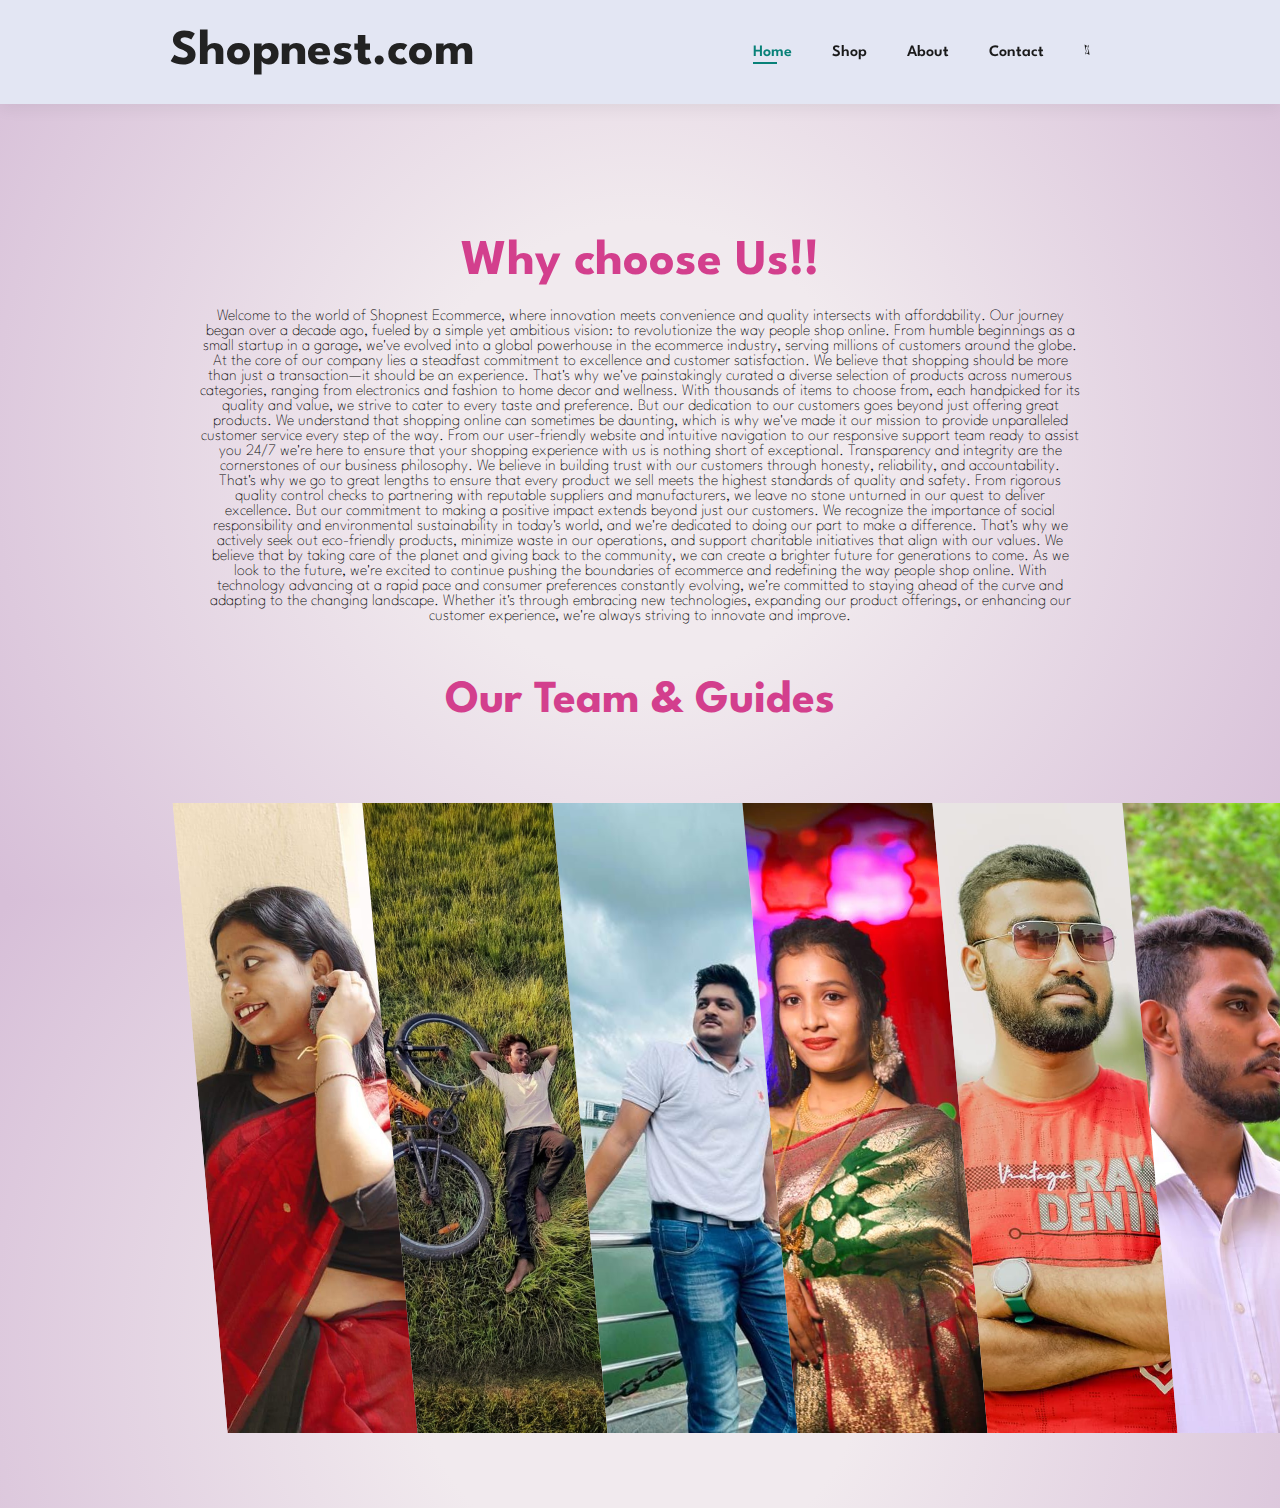
<file: ABOUT.HTML>
<html lang="en">
    <head>
        <meta charset="UTF-8">
        <meta http-equiv="X-UA-Compatible" content="IE=edge">
        <meta name="viewport" content="width=device-width, initial-scale=1.0">
        <title>Shopnest.com</title>
        <link rel="stylesheet" href="https://pro.fontawesome.com/releases/v5.10.0/css/all.css" />
      

        <link rel="stylesheet" href="ABOUT.CSS">
      
  <script src="https://kit.sfontawesome.com/dad03e859c.js" crossorigin="anonymous"></script>
      <link rel="preconnect" href="https://fonts.googleapis.com">
<link rel="preconnect" href="https://fonts.gstatic.com" crossorigin>
<link href="https://fonts.googleapis.com/css2?family=Alkatra&family=Berkshire+Swash&family=Comic+Neue:wght@700&family=Gentium+Book+Plus:wght@400;700&family=Lato:ital,wght@0,400;0,700;0,900;1,700&family=Lexend+Deca:wght@500&family=Lexend:wght@500&family=Montserrat:wght@500&family=Open+Sans:wght@500;800&family=Roboto:wght@100;400&family=Sue+Ellen+Francisco&family=Work+Sans:wght@400;700;900&display=swap" rel="stylesheet">
      
      <link href="https://fonts.googleapis.com/css2?family=Spartan:wght@100;200;300;400;500;600;700;800;900;&display:swap">
    </head>
    <body>
 <section id="header">
    <div>
        <h1>Shopnest.com</h1>
    </div>
            <div>
      <ul id="navbar">
 <li><a href="INDEX.HTML" class="active">Home</a></li>
 <li><a href="SHOP.HTML">Shop</a></li>
 <li><a href="ABOUT.HTML">About</a></li>
 <li><a href="CONTACT.HTML">Contact</a></li>
 <li><a href="cart.html" id="lg-bag"><i class="fal fa-shopping-bag"></i></a>
                </ul>
            </div>
<div id="mobile">
  <a href="cart.html" ><i class="fal fa-shopping-bag"></i>
    <span class="quantity">0</span>
  </a>
  <i id="bar" class="fas fa-outdent"></i>
</div>
</section>
<section>
  <div class="context">
  <h1>Why choose Us!!</h1>
  <p>Welcome to the world of Shopnest Ecommerce, where innovation meets convenience and quality intersects with affordability. Our journey began over a decade ago, fueled by a simple yet ambitious vision: to revolutionize the way people shop online. From humble beginnings as a small startup in a garage, we've evolved into a global powerhouse in the ecommerce industry, serving millions of customers around the globe.

    At the core of our company lies a steadfast commitment to excellence and customer satisfaction. We believe that shopping should be more than just a transaction—it should be an experience. That's why we've painstakingly curated a diverse selection of products across numerous categories, ranging from electronics and fashion to home decor and wellness. With thousands of items to choose from, each handpicked for its quality and value, we strive to cater to every taste and preference.
    
    But our dedication to our customers goes beyond just offering great products. We understand that shopping online can sometimes be daunting, which is why we've made it our mission to provide unparalleled customer service every step of the way. From our user-friendly website and intuitive navigation to our responsive support team ready to assist you 24/7 we're here to ensure that your shopping experience with us is nothing short of exceptional.
    
    Transparency and integrity are the cornerstones of our business philosophy. We believe in building trust with our customers through honesty, reliability, and accountability. That's why we go to great lengths to ensure that every product we sell meets the highest standards of quality and safety. From rigorous quality control checks to partnering with reputable suppliers and manufacturers, we leave no stone unturned in our quest to deliver excellence.
    
    But our commitment to making a positive impact extends beyond just our customers. We recognize the importance of social responsibility and environmental sustainability in today's world, and we're dedicated to doing our part to make a difference. That's why we actively seek out eco-friendly products, minimize waste in our operations, and support charitable initiatives that align with our values. We believe that by taking care of the planet and giving back to the community, we can create a brighter future for generations to come.
    
    As we look to the future, we're excited to continue pushing the boundaries of ecommerce and redefining the way people shop online. With technology advancing at a rapid pace and consumer preferences constantly evolving, we're committed to staying ahead of the curve and adapting to the changing landscape. Whether it's through embracing new technologies, expanding our product offerings, or enhancing our customer experience, we're always striving to innovate and improve.
    </p>
    
    <h2>Our Team & Guides</h2>
 
    <div class="container">
    
      <div class="gallery-wrap">
        <div class="item item-1"></div>
        <div class="item item-2"></div>
        <div class="item item-3"></div>
        <div class="item item-4"></div>
        <div class="item item-5"></div>
        <div class="item item-6"></div>
      </div>
     </div>
    
    </section>
    </section>
        </body>
        </html>
</file>
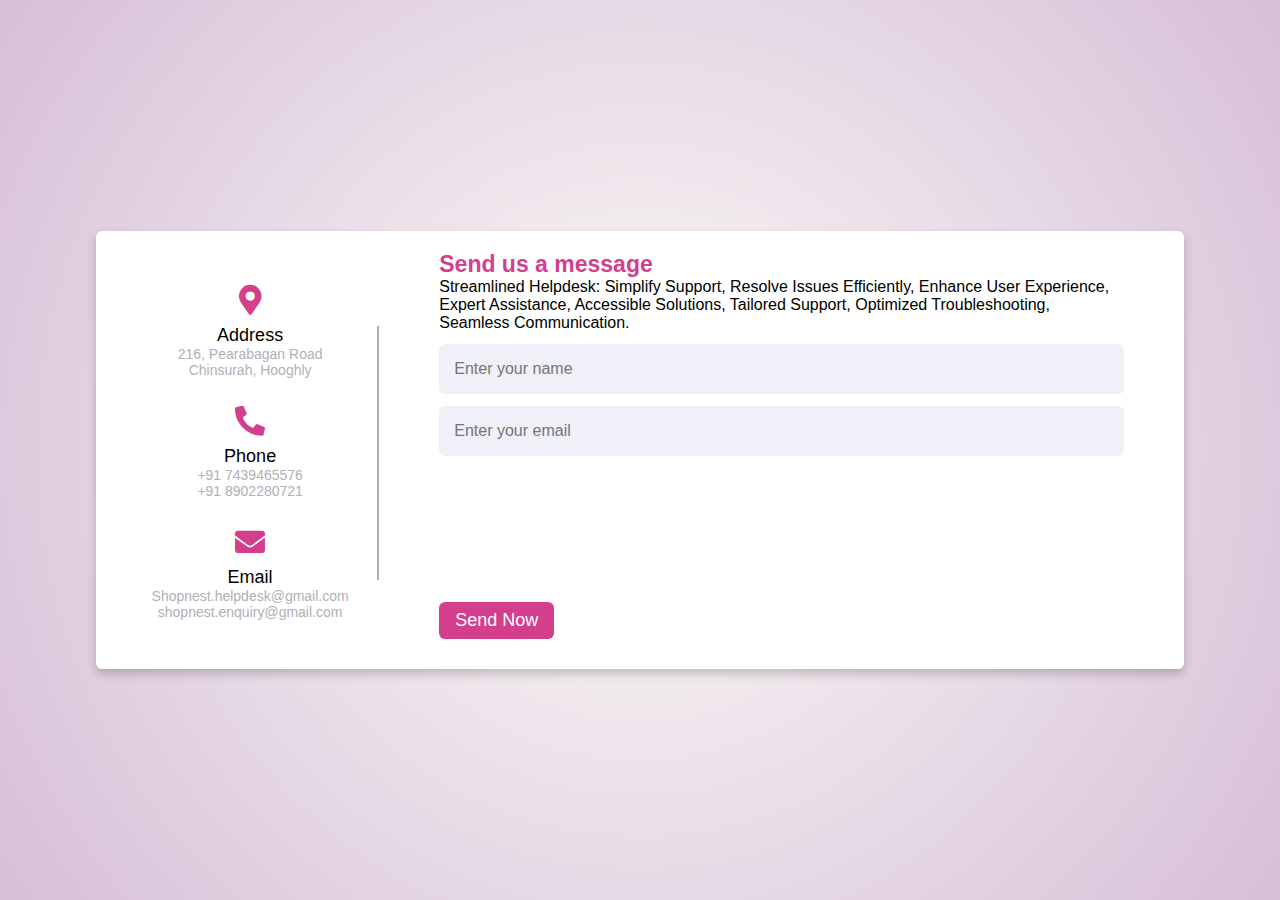
<file: HELP.HTML>
<!DOCTYPE html>
<html lang="en" dir="ltr">
  <head>
    <meta charset="UTF-8">
    <title> Responsive Contact Us Form  | CodingLab </title>
    <link rel="stylesheet" href="HELP.CSS">
    <link rel="stylesheet" href="https://cdnjs.cloudflare.com/ajax/libs/font-awesome/5.15.2/css/all.min.css"/>
     <meta name="viewport" content="width=device-width, initial-scale=1.0">
   </head>
<body>
  <div class="container">
    <div class="content">
      <div class="left-side">
        <div class="address details">
          <i class="fas fa-map-marker-alt"></i>
          <div class="topic">Address</div>
          <div class="text-one">216, Pearabagan Road</div>
          <div class="text-two">Chinsurah, Hooghly</div>
        </div>
        <div class="phone details">
          <i class="fas fa-phone-alt"></i>
          <div class="topic">Phone</div>
          <div class="text-one">+91 7439465576</div>
          <div class="text-two">+91 8902280721</div>
        </div>
        <div class="email details">
          <i class="fas fa-envelope"></i>
          <div class="topic">Email</div>
          <div class="text-one">Shopnest.helpdesk@gmail.com</div>
          <div class="text-two">shopnest.enquiry@gmail.com</div>
        </div>
      </div>
      <div class="right-side">
        <div class="topic-text">Send us a message</div>
        <p>Streamlined Helpdesk: Simplify Support, Resolve Issues Efficiently, Enhance User Experience, Expert Assistance, Accessible Solutions, Tailored Support, Optimized Troubleshooting, Seamless Communication.</p>
      <form action="#">
        <div class="input-box">
          <input type="text" placeholder="Enter your name">
        </div>
        <div class="input-box">
          <input type="text" placeholder="Enter your email">
        </div>
        <div class="input-box message-box">
          
        </div>
        <div class="button">
          <input type="button" value="Send Now" >
        </div>
      </form>
    </div>
    </div>
  </div>
</body>
</html>
</file>
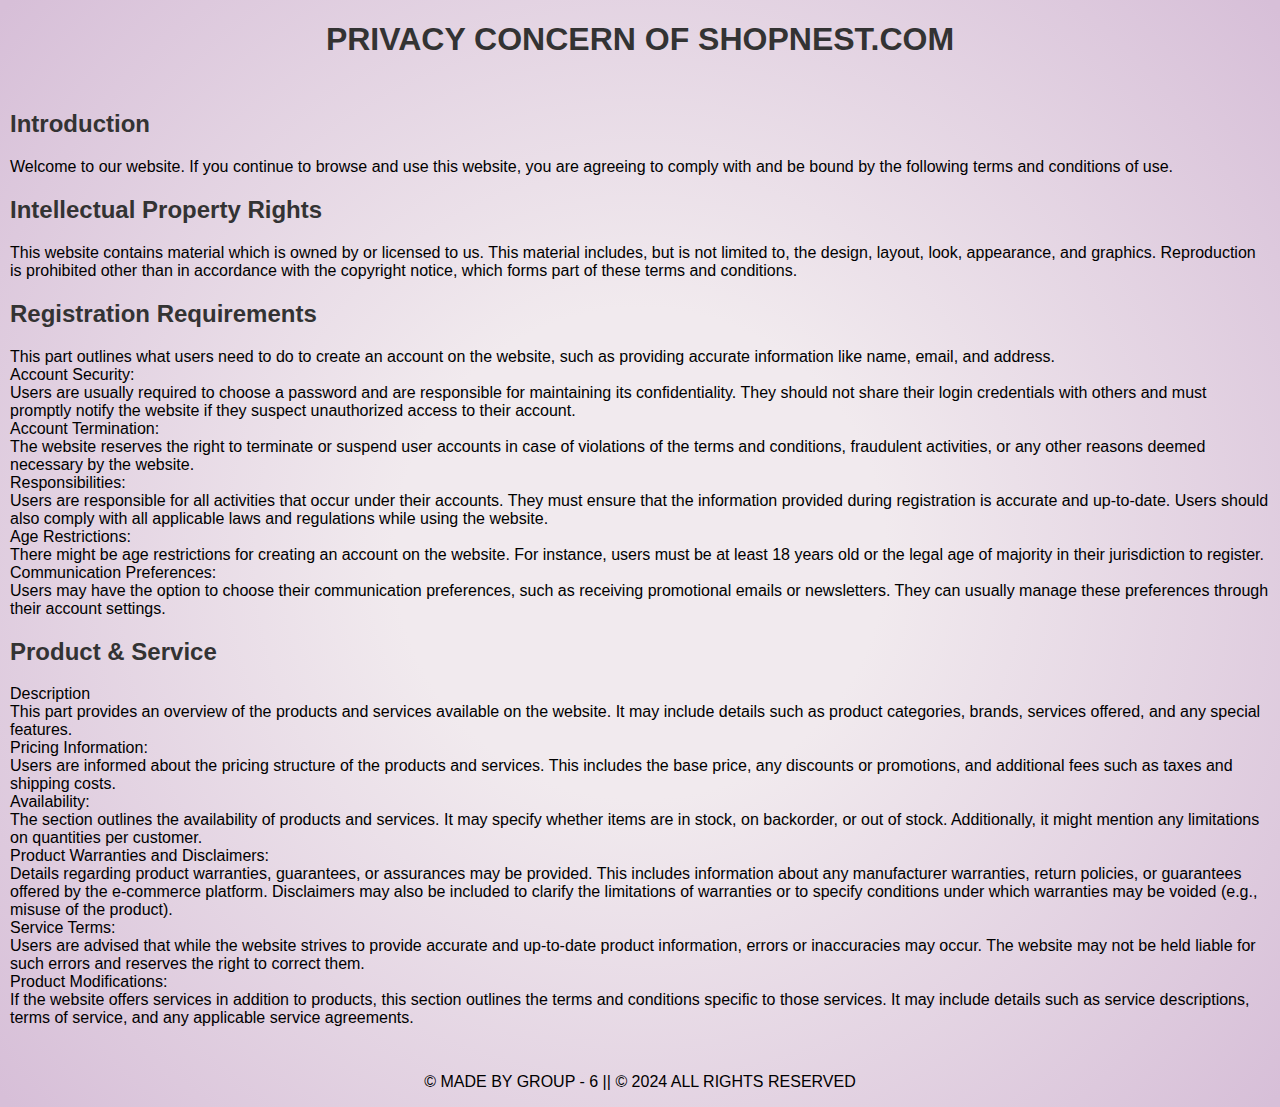
<file: PRIVACY.HTML>
<!DOCTYPE html>
<html lang="en">
<head>
  <meta charset="UTF-8">
  <meta name="viewport" content="width=device-width, initial-scale=1.0">
  <title>Terms & Conditions</title>
  <link rel="stylesheet" href="PRIVACY.CSS">
</head>
<body>
  <header>
    <h1>PRIVACY CONCERN OF SHOPNEST.COM</h1>
  </header>
  <main>
    <section>
      <h2>Introduction</h2>
      <p>Welcome to our website. If you continue to browse and use this website, you are agreeing to comply with and be bound by the following terms and conditions of use.</p>
    </section>
    <section>
      <h2>Intellectual Property Rights</h2>
      <p>This website contains material which is owned by or licensed to us. This material includes, but is not limited to, the design, layout, look, appearance, and graphics. Reproduction is prohibited other than in accordance with the copyright notice, which forms part of these terms and conditions.</p>
    </section>
    <section>
        <h2>Registration Requirements</h2>
This part outlines what users need to do to create an account on the website, such as providing accurate information like name, email, and address.
<li>Account Security:</li>
Users are usually required to choose a password and are responsible for maintaining its confidentiality. They should not share their login credentials with others and must promptly notify the website if they suspect unauthorized access to their account.
<li>Account Termination:</li>
The website reserves the right to terminate or suspend user accounts in case of violations of the terms and conditions, fraudulent activities, or any other reasons deemed necessary by the website.
<li>Responsibilities:</li>
Users are responsible for all activities that occur under their accounts. They must ensure that the information provided during registration is accurate and up-to-date. Users should also comply with all applicable laws and regulations while using the website.
<li>Age Restrictions:</li>
There might be age restrictions for creating an account on the website. For instance, users must be at least 18 years old or the legal age of majority in their jurisdiction to register.
<li>Communication Preferences:</li>
Users may have the option to choose their communication preferences, such as receiving promotional emails or newsletters. They can usually manage these preferences through their account settings.
    </section>
    <section>
        <h2>Product & Service</h2>
        <li>Description</li>
        This part provides an overview of the products and services available on the website. It may include details such as product categories, brands, services offered, and any special features.
        <li>Pricing Information:</li>
        Users are informed about the pricing structure of the products and services. This includes the base price, any discounts or promotions, and additional fees such as taxes and shipping costs.
        <li>Availability:</li>
        The section outlines the availability of products and services. It may specify whether items are in stock, on backorder, or out of stock. Additionally, it might mention any limitations on quantities per customer.
        <li>Product Warranties and Disclaimers:</li>
        Details regarding product warranties, guarantees, or assurances may be provided. This includes information about any manufacturer warranties, return policies, or guarantees offered by the e-commerce platform.
Disclaimers may also be included to clarify the limitations of warranties or to specify conditions under which warranties may be voided (e.g., misuse of the product).
        <li>Service Terms:</li>
        Users are advised that while the website strives to provide accurate and up-to-date product information, errors or inaccuracies may occur. The website may not be held liable for such errors and reserves the right to correct them.
        <li>Product Modifications:</li>
        If the website offers services in addition to products, this section outlines the terms and conditions specific to those services. It may include details such as service descriptions, terms of service, and any applicable service agreements.
    </section>
  </main>
  <footer>
    <p>&copy; MADE BY GROUP - 6 || © 2024 ALL RIGHTS RESERVED</p>
  </footer>
</body>
</html>
</file>
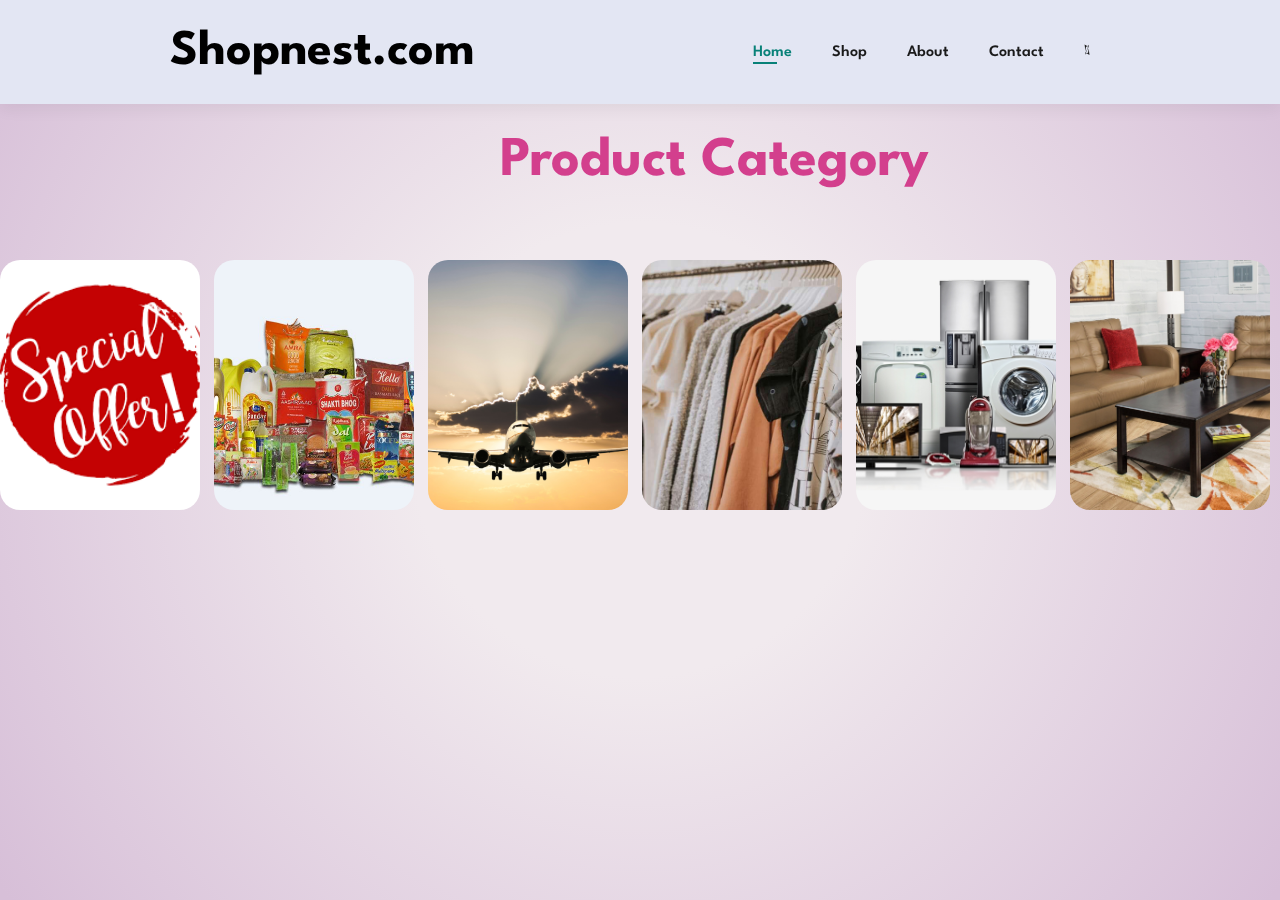
<file: SHOP.HTML>
<html lang="en">
    <head>
        <meta charset="UTF-8">
        <meta http-equiv="X-UA-Compatible" content="IE=edge">
        <meta name="viewport" content="width=device-width, initial-scale=1.0">
        <title>Shopnest.com</title>
        <link rel="stylesheet" href="https://pro.fontawesome.com/releases/v5.10.0/css/all.css" />
      

        <link rel="stylesheet" href="SHOP.CSS">
      
  <script src="https://kit.sfontawesome.com/dad03e859c.js" crossorigin="anonymous"></script>
      <link rel="preconnect" href="https://fonts.googleapis.com">
<link rel="preconnect" href="https://fonts.gstatic.com" crossorigin>
<link href="https://fonts.googleapis.com/css2?family=Alkatra&family=Berkshire+Swash&family=Comic+Neue:wght@700&family=Gentium+Book+Plus:wght@400;700&family=Lato:ital,wght@0,400;0,700;0,900;1,700&family=Lexend+Deca:wght@500&family=Lexend:wght@500&family=Montserrat:wght@500&family=Open+Sans:wght@500;800&family=Roboto:wght@100;400&family=Sue+Ellen+Francisco&family=Work+Sans:wght@400;700;900&display=swap" rel="stylesheet">
      
      <link href="https://fonts.googleapis.com/css2?family=Spartan:wght@100;200;300;400;500;600;700;800;900;&display:swap">
    </head>
    <body>
 <section id="header">
    <div>
        <h1>Shopnest.com</h1>
    </div>
            <div>
      <ul id="navbar">
 <li><a href="INDEX.HTML" class="active">Home</a></li>
 <li><a href="SHOP.HTML">Shop</a></li>
 <li><a href="ABOUT.HTML">About</a></li>
 <li><a href="CONTACT.HTML">Contact</a></li>
 <li><a href="cart.html" id="lg-bag"><i class="fal fa-shopping-bag"></i></a>
                </ul>
            </div>
<div id="mobile">
  <a href="cart.html" ><i class="fal fa-shopping-bag"></i>
    <span class="quantity">0</span>
  </a>
  <i id="bar" class="fas fa-outdent"></i>
</div>
        </section>
        <div class="background"></div>
    <div class="background-texture"></div>

    <section class="carousel">
      <h1 class="categories__title">Product Category</h1>
      <div class="carousel__container">
        <div class="carousel-item">
          <img
            class="carousel-item__img"
            src="OFFER.png"
            alt="people"
          />
          <div class="carousel-item__details">
            <div class="controls">
              <span class="fas fa-plus-circle"></span>
            </div>
            <h6 class="carousel-item__details--subtitle">Offer Zone</h6>
          </div>
        </div>
        <div class="carousel-item">
          <img
            class="carousel-item__img"
            src="GROCCERY.jpg"
            alt="people"
          />
          <div class="carousel-item__details">
            <div class="controls">
              <span class="fas fa-plus-circle"></span>
            </div>
            <h6 class="carousel-item__details--subtitle">Groccery</h6>
          </div>
        </div>
        <div class="carousel-item">
          <img
            class="carousel-item__img"
            src="FLIGHTS.png"
            alt="people"
          />
          <div class="carousel-item__details">
            <div class="controls">
              <span class="fas fa-plus-circle"></span>
            </div>
            <h6 class="carousel-item__details--subtitle">Flights</h6>
          </div>
        </div>
        <div class="carousel-item">
          <img
            class="carousel-item__img"
            src="GARMENTS.jpg"
            alt="people"
          />
          <div class="carousel-item__details">
            <div class="controls">
              <span class="fas fa-plus-circle"></span>
            </div>
            <h6 class="carousel-item__details--subtitle">Wear & Garments</h6>
          </div>
        </div>
        <div class="carousel-item">
          <img
            class="carousel-item__img"
            src="DEVICE.png"
            alt="people"
          />
          <div class="carousel-item__details">
            <div class="controls">
              <span class="fas fa-plus-circle"></span>
            </div>
            <h6 class="carousel-item__details--subtitle">Electronics</h6>
          </div>
        </div>
        <div class="carousel-item">
          <img
            class="carousel-item__img"
            src="FURNITURE.jpg"
            alt="people"
          />
          <div class="carousel-item__details">
            <div class="controls">
              <span class="fas fa-plus-circle"></span>
            </div>
            <h6 class="carousel-item__details--subtitle">Home & Furniture</h6>
          </div>
        </div>

        <div class="carousel-item">
          <img
            class="carousel-item__img"
            src="ASSECERIOS.jpg"
            alt="people"/>
          <div class="carousel-item__details">
            <div class="controls">
              <span class="fas fa-plus-circle"></span>
            </div>
            <h6 class="carousel-item__details--subtitle">Accessories & Others</h6>
          </div>
        </div>
      </div>
    </section>
      </body>
      </html>
</file>
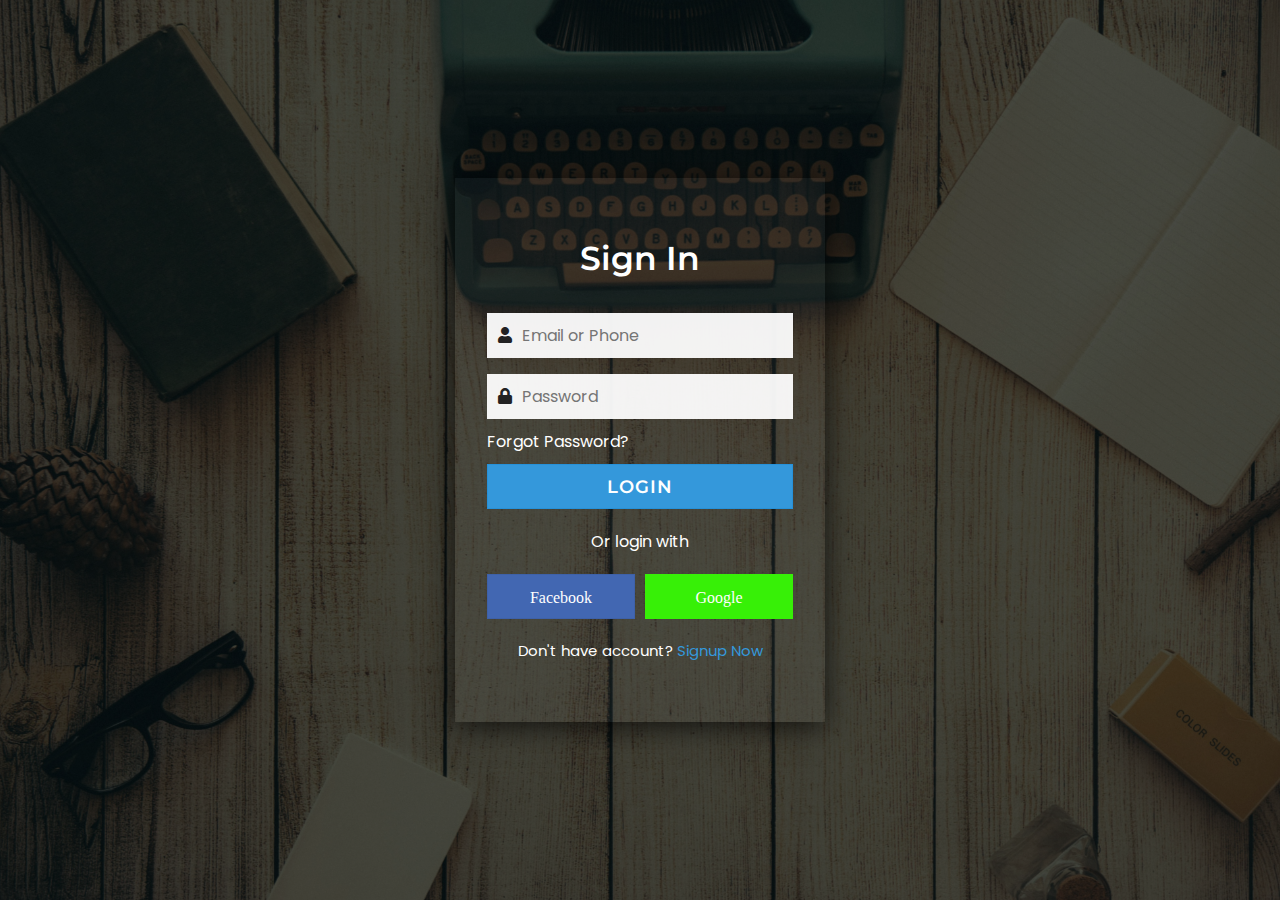
<file: SIGN IN.HTML>
<!DOCTYPE html>
<html lang="en" dir="ltr">
   <head>
      <meta charset="utf-8">
      <title>Transparent Login Form HTML CSS</title>
      <link rel="stylesheet" href="SIGN IN.CSS">
      <link rel="stylesheet" href="https://cdnjs.cloudflare.com/ajax/libs/font-awesome/5.15.3/css/all.min.css"/>
   </head>
   <body>
      <div class="bg-img">
         <div class="content">
            <header>Sign In</header>
            <form action="#">
               <div class="field">
                  <span class="fa fa-user"></span>
                  <input type="text" required placeholder="Email or Phone">
               </div>
               <div class="field space">
                  <span class="fa fa-lock"></span>
                  <input type="password" class="pass-key" required placeholder="Password">
                  <span class="show">SHOW</span>
               </div>
               <div class="pass">
                  <a href="#">Forgot Password?</a>
               </div>
               <div class="field">
                  <input type="submit" value="LOGIN">
               </div>
            </form>
            <div class="login">
               Or login with
            </div>
            <div class="links">
               <div class="facebook">
               Facebook
               </div>
               <div class="google">
                Google
               </div>
            </div>
            <div class="signup">
               Don't have account?
               <a href="SIGN UP.HTML">Signup Now</a>
            </div>
         </div>
      </div>
      <script>
         const pass_field = document.querySelector('.pass-key');
         const showBtn = document.querySelector('.show');
         showBtn.addEventListener('click', function(){
          if(pass_field.type === "password"){
            pass_field.type = "text";
            showBtn.textContent = "HIDE";
            showBtn.style.color = "#3498db";
          }else{
            pass_field.type = "password";
            showBtn.textContent = "SHOW";
            showBtn.style.color = "#222";
          }
         });
      </script>
   </body>
</html>
</file>
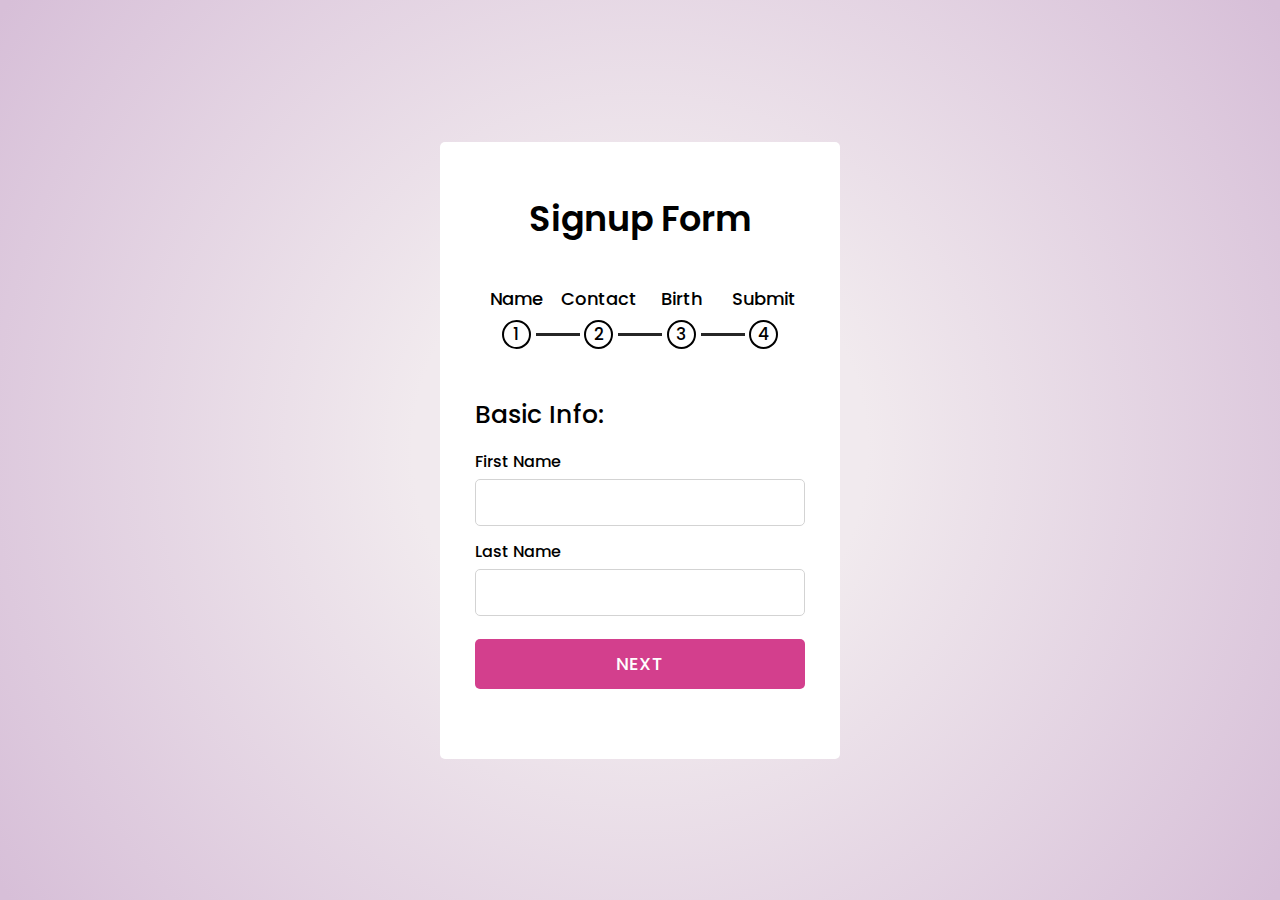
<file: SIGN UP.HTML>
<!DOCTYPE html>
<!-- Created By CodingNepal -->
<html lang="en" dir="ltr">
   <head>
      <meta charset="utf-8">
      <title>Multi Step Form | CodingNepal</title>
      <link rel="stylesheet" href="SIGN UP.CSS">
      <link rel="stylesheet" href="https://cdnjs.cloudflare.com/ajax/libs/font-awesome/5.15.3/css/all.min.css"/>
   </head>
   <body>
      <div class="container">
         <header>Signup Form</header>
         <div class="progress-bar">
            <div class="step">
               <p>
                  Name
               </p>
               <div class="bullet">
                  <span>1</span>
               </div>
               <div class="check fas fa-check"></div>
            </div>
            <div class="step">
               <p>
                  Contact
               </p>
               <div class="bullet">
                  <span>2</span>
               </div>
               <div class="check fas fa-check"></div>
            </div>
            <div class="step">
               <p>
                  Birth
               </p>
               <div class="bullet">
                  <span>3</span>
               </div>
               <div class="check fas fa-check"></div>
            </div>
            <div class="step">
               <p>
                  Submit
               </p>
               <div class="bullet">
                  <span>4</span>
               </div>
               <div class="check fas fa-check"></div>
            </div>
         </div>
         <div class="form-outer">
            <form action="#">
               <div class="page slide-page">
                  <div class="title">
                     Basic Info:
                  </div>
                  <div class="field">
                     <div class="label">
                        First Name
                     </div>
                     <input type="text">
                  </div>
                  <div class="field">
                     <div class="label">
                        Last Name
                     </div>
                     <input type="text">
                  </div>
                  <div class="field">
                     <button class="firstNext next">Next</button>
                  </div>
               </div>
               <div class="page">
                  <div class="title">
                     Contact Info:
                  </div>
                  <div class="field">
                     <div class="label">
                        Email Address
                     </div>
                     <input type="text">
                  </div>
                  <div class="field">
                     <div class="label">
                        Phone Number
                     </div>
                     <input type="Number">
                  </div>
                  <div class="field btns">
                     <button class="prev-1 prev">Previous</button>
                     <button class="next-1 next">Next</button>
                  </div>
               </div>
               <div class="page">
                  <div class="title">
                     Date of Birth:
                  </div>
                  <div class="field">
                     <div class="label">
                        Date
                     </div>
                     <input type="text">
                  </div>
                  <div class="field">
                     <div class="label">
                        Gender
                     </div>
                     <select>
                        <option>Male</option>
                        <option>Female</option>
                        <option>Other</option>
                     </select>
                  </div>
                  <div class="field btns">
                     <button class="prev-2 prev">Previous</button>
                     <button class="next-2 next">Next</button>
                  </div>
               </div>
               <div class="page">
                  <div class="title">
                     Login Details:
                  </div>
                  <div class="field">
                     <div class="label">
                        Username
                     </div>
                     <input type="text">
                  </div>
                  <div class="field">
                     <div class="label">
                        Password
                     </div>
                     <input type="password">
                  </div>
                  <div class="field btns">
                     <button class="prev-3 prev">Previous</button>
                     <button class="submit">Submit</button>
                  </div>
               </div>
            </form>
         </div>
      </div>
      <script src="SIGN UP.JS"></script>
   </body>
</html>
</file>
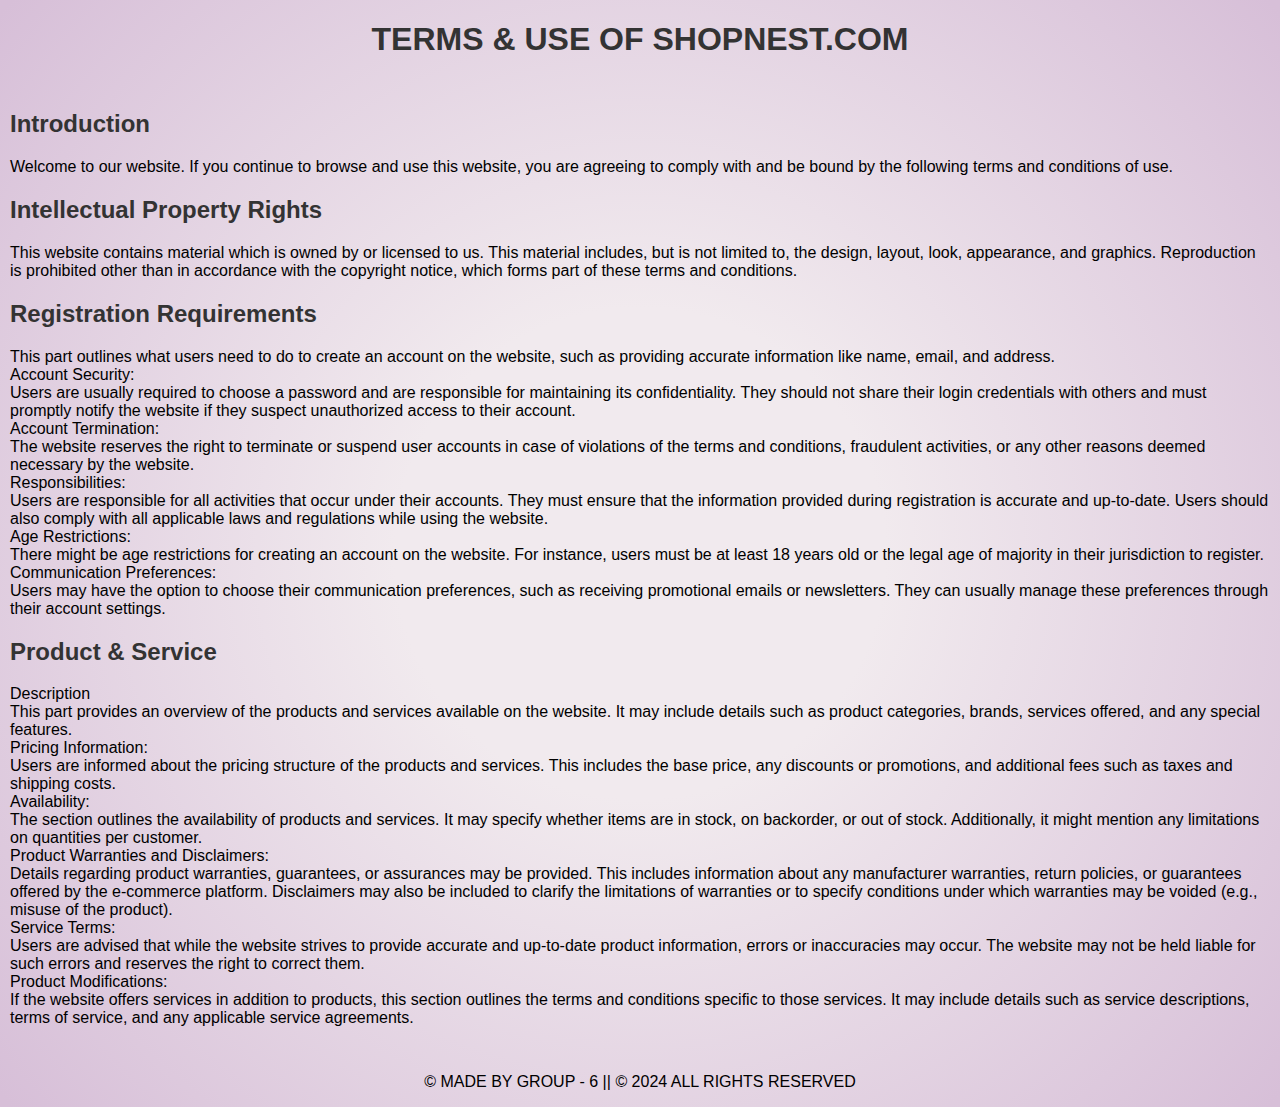
<file: TERMS & CONDITIONS.HTML>
<!DOCTYPE html>
<html lang="en">
<head>
  <meta charset="UTF-8">
  <meta name="viewport" content="width=device-width, initial-scale=1.0">
  <title>Terms & Conditions</title>
  <link rel="stylesheet" href="TERMS & CONDITIONS.CSS">
</head>
<body>
  <header>
    <h1>TERMS & USE OF SHOPNEST.COM</h1>
  </header>
  <main>
    <section>
      <h2>Introduction</h2>
      <p>Welcome to our website. If you continue to browse and use this website, you are agreeing to comply with and be bound by the following terms and conditions of use.</p>
    </section>
    <section>
      <h2>Intellectual Property Rights</h2>
      <p>This website contains material which is owned by or licensed to us. This material includes, but is not limited to, the design, layout, look, appearance, and graphics. Reproduction is prohibited other than in accordance with the copyright notice, which forms part of these terms and conditions.</p>
    </section>
    <section>
        <h2>Registration Requirements</h2>
This part outlines what users need to do to create an account on the website, such as providing accurate information like name, email, and address.
<li>Account Security:</li>
Users are usually required to choose a password and are responsible for maintaining its confidentiality. They should not share their login credentials with others and must promptly notify the website if they suspect unauthorized access to their account.
<li>Account Termination:</li>
The website reserves the right to terminate or suspend user accounts in case of violations of the terms and conditions, fraudulent activities, or any other reasons deemed necessary by the website.
<li>Responsibilities:</li>
Users are responsible for all activities that occur under their accounts. They must ensure that the information provided during registration is accurate and up-to-date. Users should also comply with all applicable laws and regulations while using the website.
<li>Age Restrictions:</li>
There might be age restrictions for creating an account on the website. For instance, users must be at least 18 years old or the legal age of majority in their jurisdiction to register.
<li>Communication Preferences:</li>
Users may have the option to choose their communication preferences, such as receiving promotional emails or newsletters. They can usually manage these preferences through their account settings.
    </section>
    <section>
        <h2>Product & Service</h2>
        <li>Description</li>
        This part provides an overview of the products and services available on the website. It may include details such as product categories, brands, services offered, and any special features.
        <li>Pricing Information:</li>
        Users are informed about the pricing structure of the products and services. This includes the base price, any discounts or promotions, and additional fees such as taxes and shipping costs.
        <li>Availability:</li>
        The section outlines the availability of products and services. It may specify whether items are in stock, on backorder, or out of stock. Additionally, it might mention any limitations on quantities per customer.
        <li>Product Warranties and Disclaimers:</li>
        Details regarding product warranties, guarantees, or assurances may be provided. This includes information about any manufacturer warranties, return policies, or guarantees offered by the e-commerce platform.
Disclaimers may also be included to clarify the limitations of warranties or to specify conditions under which warranties may be voided (e.g., misuse of the product).
        <li>Service Terms:</li>
        Users are advised that while the website strives to provide accurate and up-to-date product information, errors or inaccuracies may occur. The website may not be held liable for such errors and reserves the right to correct them.
        <li>Product Modifications:</li>
        If the website offers services in addition to products, this section outlines the terms and conditions specific to those services. It may include details such as service descriptions, terms of service, and any applicable service agreements.
    </section>
  </main>
  <footer>
    <p>&copy; MADE BY GROUP - 6 || © 2024 ALL RIGHTS RESERVED</p>
  </footer>
</body>
</html>
</file>
<file: ABOUT.CSS>
@import url("https://fonts.googleapis.com/css2?family=Spartan:wght@100;200;300;400;500;600;700;800;900&display=swap");
html {
  scroll-behavior: smooth;
}
*{
  margin: 0;
  padding: 0; 
  box-sizing: border-box;
  font-family: "Spartan", san-serif;
}
h1{
  font-size: 50px;
  line-height: 64px;
  color: #222;
}
h2{
  font-size: 46px;
  line-height: 54px;
  color: #222;
}
h4{
  font-size: 20px;
  color: #222;
}
h6{
  font-size: 12px;
  font-weight: 700;
}
p{
  font-size: 16px;
  color: #465b52;
  margin: 15px 0 20px 0
}
.section-p1{
  padding: 40px 80px;
  
}
.section-m1{
  padding: 40px 0;
}
body{
 width: 100%;
 font-family: inherit; 
 background: rgb(241,234,238);
background: radial-gradient(circle, rgba(241,234,238,1) 29%, rgba(215,191,216,1) 99%);
}
#header{
  position: fixed;
  width: 100%;
  overflow: hidden;
  z-index: 100;
  display: flex;
  align-items: center;
  justify-content: space-between;
  padding: 20px 170px;
  background-color: #E3E6F3;
  box-shadow: 0 5px 15px rgba(0, 0, 0, 0.06)
}
#navbar{
  display: flex;
  align-items: center;
  justify-content: center;

}
.quantity{
  background-color: red;
  border-radius: 50%;
  display: flex;
  justify-content: center;
  align-items: center;
  color: #fff;
  position: absolute;
  top: -5px;
  left: 80%;
  padding: 3px 5px;
  font-size: 7px
  
}
#mobile{
display: none;
  align-items: center
}

#close{
  display: none
}

#navbar li{
  list-style: none; 
  padding: 0 20px;
  position: relative;
}
#navbar li a{
  text-decoration: none;
  font-size: 16px;
  font-weight: 600;
  color: #1a1a1a;
  transition: 0.3s ease
}

#navbar li a:hover,
#navbar li a.active{
  color: #088178;
}
#navbar li a:hover::after,
#navbar li a.active::after{
  content: " ";
  width: 30%;
  height: 2px;
  background: 2px;
  background-color: #088178;
  position: absolute;
  bottom: -4px;
  left: 20px;
}
.context {
  padding: 200px;
  height: 100%;
    width: 100%;
    position: absolute;  
}

.context h1{
    text-align: center;
    color:#d33f8d;;
    font-size: 50px;
    padding-top: 30px;
}
.context p{
  font-weight: 30;
  color: black;
  text-align: center;
}
.context h2{
  padding-top: 30px;
text-align: center;
color: #d33f8d;
}
.container {
  display: flex;
  justify-content: center;
  align-items: center;
  margin: 10vmin;
  overflow: hidden;
  transform: skew(5deg);
}
  .card {
    flex: 1;
    transition: all 1s ease-in-out;
    height: 75vmin;
    position: relative;
    .card__head {
      color: #d33f8d;;
      background: rgba(255, 30, 173, 0.75);
      padding: 0.5em;
      transform: rotate(-90deg);
      transform-origin: 0% 0%;
      transition: all 0.5s ease-in-out;
      min-width: 100%;
      text-align: center;
      position: absolute;
      bottom: 0;
      left: 0;
      font-size: 1em;
      white-space: nowrap;
    }

    &:hover {
      flex-grow: 10;
      img {
        filter: grayscale(0);
      }
      .card__head {
        text-align: center;
        top: calc(100% - 2em);
        color: white;
        background: #d33f8d;;
        font-size: 2em;
        transform: rotate(0deg) skew(-5deg);
      }
    }
    img {
      width: 100%;
      height: 100%;
      object-fit: cover;
      transition: all 1s ease-in-out;
      filter: grayscale(100%);
    }
    &:not(:nth-child(5)) {
      margin-right: 1em;
    }
  }
  html,body{
    width: 100%;
    height: 100%;
  }
  
  .container{
    padding: 75px 0;
    margin: 0 auto;
    width: 1140px;
  }
  
  .gallery-wrap {
    display: flex;
    flex-direction: row;
    width: 100%;
    height: 70vh;
  }
  
  .item {
    flex: 1;
    height: 100%;
    background-position: center;
    background-size: cover;
    background-repeat: none;
    transition: flex 0.8s ease;
    
    &:hover{
      flex: 7;
    }
  }
  
  .item-1 { 
    background-image: url(ADRIJA.jpg);
  }
  
  .item-2 { 
    background-image: url(ABHISEKH.jpg);
  }
  
  .item-3 { 
    background-image: url(RANIT.jpg);
  }
  
  .item-4 { 
    background-image: url(MINAKSHI.jpg);
  }
  
  .item-5 { 
    background-image: url(SOUMYADEEP.jpg);
  }
  .item-6 { 
    background-image: url(RITTAM.jpg);
  }
  .social{
    position: absolute;
    right: 35px;
    bottom: 0;
    
    img{
      display: block;
      width: 32px;
    }
  }
</file>
<file: HELP.CSS>
@import url("https://fonts.googleapis.com/css2?family=Spartan:wght@100;200;300;400;500;600;700;800;900&display=swap");
*{
  margin: 0;
  padding: 0;
  box-sizing: border-box;
  font-family: "Poppins" , sans-serif;
}
body{
  min-height: 100vh;
  width: 100%;
  background: rgb(241,234,238);
  background: radial-gradient(circle, rgba(241,234,238,1) 29%, rgba(215,191,216,1) 99%);
  display: flex;
  align-items: center;
  justify-content: center;
}
.container{
  width: 85%;
  background: #fff;
  border-radius: 6px;
  padding: 20px 60px 30px 40px;
  box-shadow: 0 5px 10px rgba(0, 0, 0, 0.2);
}
.container .content{
  display: flex;
  align-items: center;
  justify-content: space-between;
}
.container .content .left-side{
  width: 25%;
  height: 100%;
  display: flex;
  flex-direction: column;
  align-items: center;
  justify-content: center;
  margin-top: 15px;
  position: relative;
}
.content .left-side::before{
  content: '';
  position: absolute;
  height: 70%;
  width: 2px;
  right: -15px;
  top: 50%;
  transform: translateY(-50%);
  background: #afafb6;
}
.content .left-side .details{
  margin: 14px;
  text-align: center;
}
.content .left-side .details i{
  font-size: 30px;
  color:#d33f8d; ;
  margin-bottom: 10px;
}
.content .left-side .details .topic{
  font-size: 18px;
  font-weight: 500;
}
.content .left-side .details .text-one,
.content .left-side .details .text-two{
  font-size: 14px;
  color: #afafb6;
}
.container .content .right-side{
  width: 75%;
  margin-left: 75px;
}
.content .right-side .topic-text{
  font-size: 23px;
  font-weight: 600;
  color:#d33f8d; ;
}
.right-side .input-box{
  height: 50px;
  width: 100%;
  margin: 12px 0;
}
.right-side .input-box input,
.right-side .input-box textarea{
  height: 100%;
  width: 100%;
  border: none;
  outline: none;
  font-size: 16px;
  background: #F0F1F8;
  border-radius: 6px;
  padding: 0 15px;
  resize: none;
}
.right-side .message-box{
  min-height: 110px;
}
.right-side .input-box textarea{
  padding-top: 6px;
}
.right-side .button{
  display: inline-block;
  margin-top: 12px;
}
.right-side .button input[type="button"]{
  color: #fff;
  font-size: 18px;
  outline: none;
  border: none;
  padding: 8px 16px;
  border-radius: 6px;
  background: #d33f8d;;
  cursor: pointer;
  transition: all 0.3s ease;
}
.button input[type="button"]:hover{
  background: #d33f8d;;
}

@media (max-width: 950px) {
  .container{
    width: 90%;
    padding: 30px 40px 40px 35px ;
  }
  .container .content .right-side{
   width: 75%;
   margin-left: 55px;
}
}
@media (max-width: 820px) {
  .container{
    margin: 40px 0;
    height: 100%;
  }
  .container .content{
    flex-direction: column-reverse;
  }
 .container .content .left-side{
   width: 100%;
   flex-direction: row;
   margin-top: 40px;
   justify-content: center;
   flex-wrap: wrap;
 }
 .container .content .left-side::before{
   display: none;
 }
 .container .content .right-side{
   width: 100%;
   margin-left: 0;
 }
}
</file>
<file: PRIVACY.CSS>
body {
    font-family: Arial, sans-serif;
    margin: 0;
    padding: 0;
    background: rgb(241,234,238);
    background: radial-gradient(circle, rgba(241,234,238,1) 29%, rgba(215,191,216,1) 99%);
  }
  header{
    text-align: center;
  }
  main {
    padding: 10px;
  }
  
  section {
    margin-bottom: 20px;
  }
  
  h1, h2 {
    color: #333;
  }
  footer{
    text-align: center;
  }
</file>
<file: SHOP.CSS>
@import url("https://fonts.googleapis.com/css2?family=Spartan:wght@100;200;300;400;500;600;700;800;900&display=swap");
html {
  scroll-behavior: smooth;
}
*{
  margin: 0;
  padding: 0; 
  box-sizing: border-box;
  font-family: "Spartan", san-serif;
}
h1{
  font-size: 50px;
  line-height: 64px;
  color: black;
}
h2{
  font-size: 46px;
  line-height: 54px;
  color: #222;
}
h4{
  font-size: 20px;
  color: #222;
}
h6{
  font-size: 12px;
  font-weight: 700;
}
p{
  font-size: 16px;
  color: #465b52;
  margin: 15px 0 20px 0
}
.section-p1{
  padding: 40px 80px;
  
}
.section-m1{
  padding: 40px 0;
}
body{
 width: 100%;
 font-family: inherit; 
 background: rgb(241,234,238);
background: radial-gradient(circle, rgba(241,234,238,1) 29%, rgba(215,191,216,1) 99%);
}
#header{
  position: fixed;
  width: 100%;
  overflow: hidden;
  z-index: 100;
  display: flex;
  align-items: center;
  justify-content: space-between;
  padding: 20px 170px;
  background-color: #E3E6F3;
  box-shadow: 0 5px 15px rgba(0, 0, 0, 0.06)
}
#navbar{
  display: flex;
  align-items: center;
  justify-content: center;

}
.quantity{
  background-color: red;
  border-radius: 50%;
  display: flex;
  justify-content: center;
  align-items: center;
  color: #fff;
  position: absolute;
  top: -5px;
  left: 80%;
  padding: 3px 5px;
  font-size: 7px
  
}
#mobile{
display: none;
  align-items: center
}

#close{
  display: none
}

#navbar li{
  list-style: none; 
  padding: 0 20px;
  position: relative;
}
#navbar li a{
  text-decoration: none;
  font-size: 16px;
  font-weight: 600;
  color: #1a1a1a;
  transition: 0.3s ease
}

#navbar li a:hover,
#navbar li a.active{
  color: #088178;
}
#navbar li a:hover::after,
#navbar li a.active::after{
  content: " ";
  width: 30%;
  height: 2px;
  background: 2px;
  background-color: #088178;
  position: absolute;
  bottom: -4px;
  left: 20px;
}
.background {
background: rgb(238,174,202);
background: radial-gradient(circle, rgba(238,174,202,1) 0%, rgba(148,187,233,1) 100%);
}

.background-texture {
  background: -webkit-gradient(
    linear,
    left bottom,
    left top,
    from(#0f0140e6),
    to(rgba(255, 214, 117, 0.9))
  );
  background-size: cover;
  position: absolute;
  z-index: 0;
  top: 0;
  left: 0;
}
.carousel {
  padding-top: 100px;
}
.carousel__container {
  white-space: nowrap;
  margin: 70px 0px;
  padding-bottom: 10px;
  display: inline-block;
}

.categories__title {
 color: #d33f8d;;
  font-size: 56px;
  position: absolute;
  padding-left: 500px;
  padding-top: 30px;
}

.carousel-item {
  width: 200px;
  height: 250px;
  border-radius: 20px;
  background-color: #95bcd6;
  overflow: hidden;
  margin-right: 10px;
  margin-top: 90px;
  display: inline-block;
  cursor: pointer;
  -webkit-transition: 1000ms all;
  transition: 1000ms all;
  -webkit-transform-origin: center left;
  transform-origin: center left;
  position: relative;
}

.carousel-item:hover ~ .carousel-item {
  -webkit-transform: translate3d(100px, 0, 0);
  transform: translate3d(100px, 0, 0);
}

.carousel__container:hover .carousel-item {
  opacity: 0.3;
}

.carousel__container:hover .carousel-item:hover {
  -webkit-transform: scale(1.5);
  transform: scale(1.5);
  opacity: 1;
}

.carousel-item__img {
  width: 200px;
  height: 250px;
  -o-object-fit: cover;
  object-fit: cover;
}

.carousel-item__details {
  background: -webkit-gradient(
    linear,
    left bottom,
    left top,
    from(rgba(0, 0, 0, 0.9)),
    to(rgba(0, 0, 0, 0))
  );
  background: linear-gradient(
    to top,
    rgba(0, 0, 0, 0.9) 0%,
    rgba(0, 0, 0, 0) 100%
  );
  font-size: 10px;
  opacity: 0;
  -webkit-transition: 450ms opacity;
  transition: 450ms opacity;
  padding: 10px;
  position: absolute;
  top: 0;
  left: 0;
  right: 0;
  bottom: 0;
}

.carousel-item__details:hover {
  opacity: 1;
}

.carousel-item__details span {
  /* width: 10px;
  height: 10px; */
  font-size: 0.9rem;
  color: #2ecc71;
  /* background-color: white; */
}

.carousel-item__details .controls {
  padding-top: 180px;
}

.carousel-item__details .carousel-item__details--title,
.carousel-item__details--subtitle {
  color: #fff;
  margin: 5px 0;
}
</file>
<file: SIGN IN.CSS>
@import url('https://fonts.googleapis.com/css?family=Montserrat:400,500,600,700|Poppins:400,500&display=swap');
*{
  margin: 0;
  padding: 0;
  box-sizing: border-box;
  user-select: none;
}
.bg-img{
  background-image: url(LOGIN.jpg);
  height: 100vh;
  background-size: cover;
  background-position: center;
}
.bg-img:after{
  position: absolute;
  content: '';
  top: 0;
  left: 0;
  height: 100%;
  width: 100%;
  background: rgba(0,0,0,0.7);
}
.content{
  position: absolute;
  top: 50%;
  left: 50%;
  z-index: 999;
  text-align: center;
  padding: 60px 32px;
  width: 370px;
  transform: translate(-50%,-50%);
  background: rgba(255,255,255,0.04);
  box-shadow: -1px 4px 28px 0px rgba(0,0,0,0.75);
}
.content header{
  color: white;
  font-size: 33px;
  font-weight: 600;
  margin: 0 0 35px 0;
  font-family: 'Montserrat',sans-serif;
}
.field{
  position: relative;
  height: 45px;
  width: 100%;
  display: flex;
  background: rgba(255,255,255,0.94);
}
.field span{
  color: #222;
  width: 40px;
  line-height: 45px;
}
.field input{
  height: 100%;
  width: 100%;
  background: transparent;
  border: none;
  outline: none;
  color: #222;
  font-size: 16px;
  font-family: 'Poppins',sans-serif;
}
.space{
  margin-top: 16px;
}
.show{
  position: absolute;
  right: 13px;
  font-size: 13px;
  font-weight: 700;
  color: #222;
  display: none;
  cursor: pointer;
  font-family: 'Montserrat',sans-serif;
}
.pass-key:valid ~ .show{
  display: block;
}
.pass{
  text-align: left;
  margin: 10px 0;
}
.pass a{
  color: white;
  text-decoration: none;
  font-family: 'Poppins',sans-serif;
}
.pass:hover a{
  text-decoration: underline;
}
.field input[type="submit"]{
  background: #3498db;
  border: 1px solid #2691d9;
  color: white;
  font-size: 18px;
  letter-spacing: 1px;
  font-weight: 600;
  cursor: pointer;
  font-family: 'Montserrat',sans-serif;
}
.field input[type="submit"]:hover{
  background: #2691d9;
}
.login{
  color: white;
  margin: 20px 0;
  font-family: 'Poppins',sans-serif;
}
.links{
  display: flex;
  cursor: pointer;
  color: white;
  margin: 0 0 20px 0;
}
.facebook,.google{
  width: 100%;
  height: 45px;
  line-height: 45px;
  margin-left: 10px;
}
.facebook{
  margin-left: 0;
  background: #4267B2;
  border: 1px solid #3e61a8;
}
.google{
  background: #37f007;
  border: 1px solid #37f007;
}
.facebook:hover{
  background: #3e61a8;
}
.google:hover{
  background: #37f007;
}
.links i{
  font-size: 17px;
}
i span{
  margin-left: 8px;
  font-weight: 500;
  letter-spacing: 1px;
  font-size: 16px;
  font-family: 'Poppins',sans-serif;
}
.signup{
  font-size: 15px;
  color: white;
  font-family: 'Poppins',sans-serif;
}
.signup a{
  color: #3498db;
  text-decoration: none;
}
.signup a:hover{
  text-decoration: underline;
}
</file>
<file: SIGN UP.CSS>
@import url('https://fonts.googleapis.com/css?family=Poppins:400,500,600,700&display=swap');
*{
  margin: 0;
  padding: 0;
  outline: none;
  font-family: 'Poppins', sans-serif;
}
body{
  display: flex;
  align-items: center;
  justify-content: center;
  min-height: 100vh;
  overflow: hidden;
  background: rgb(241,234,238);
background: radial-gradient(circle, rgba(241,234,238,1) 29%, rgba(215,191,216,1) 99%);
}
::selection{
  color: #fff;
  background: #d43f8d;
}
.container{
  width: 330px;
  background: #fff;
  text-align: center;
  border-radius: 5px;
  padding: 50px 35px 10px 35px;
}
.container header{
  font-size: 35px;
  font-weight: 600;
  margin: 0 0 30px 0;
}
.container .form-outer{
  width: 100%;
  overflow: hidden;
}
.container .form-outer form{
  display: flex;
  width: 400%;
}
.form-outer form .page{
  width: 25%;
  transition: margin-left 0.3s ease-in-out;
}
.form-outer form .page .title{
  text-align: left;
  font-size: 25px;
  font-weight: 500;
}
.form-outer form .page .field{
  width: 330px;
  height: 45px;
  margin: 45px 0;
  display: flex;
  position: relative;
}
form .page .field .label{
  position: absolute;
  top: -30px;
  font-weight: 500;
}
form .page .field input{
  height: 100%;
  width: 100%;
  border: 1px solid lightgrey;
  border-radius: 5px;
  padding-left: 15px;
  font-size: 18px;
}
form .page .field select{
  width: 100%;
  padding-left: 10px;
  font-size: 17px;
  font-weight: 500;
}
form .page .field button{
  width: 100%;
  height: calc(100% + 5px);
  border: none;
  background: #d33f8d;
  margin-top: -20px;
  border-radius: 5px;
  color: #fff;
  cursor: pointer;
  font-size: 18px;
  font-weight: 500;
  letter-spacing: 1px;
  text-transform: uppercase;
  transition: 0.5s ease;
}
form .page .field button:hover{
  background: #000;
}
form .page .btns button{
  margin-top: -20px!important;
}
form .page .btns button.prev{
  margin-right: 3px;
  font-size: 17px;
}
form .page .btns button.next{
  margin-left: 3px;
}
.container .progress-bar{
  display: flex;
  margin: 40px 0;
  user-select: none;
}
.container .progress-bar .step{
  text-align: center;
  width: 100%;
  position: relative;
}
.container .progress-bar .step p{
  font-weight: 500;
  font-size: 18px;
  color: #000;
  margin-bottom: 8px;
}
.progress-bar .step .bullet{
  height: 25px;
  width: 25px;
  border: 2px solid #000;
  display: inline-block;
  border-radius: 50%;
  position: relative;
  transition: 0.2s;
  font-weight: 500;
  font-size: 17px;
  line-height: 25px;
}
.progress-bar .step .bullet.active{
  border-color: #d43f8d;
  background: #d43f8d;
}
.progress-bar .step .bullet span{
  position: absolute;
  left: 50%;
  transform: translateX(-50%);
}
.progress-bar .step .bullet.active span{
  display: none;
}
.progress-bar .step .bullet:before,
.progress-bar .step .bullet:after{
  position: absolute;
  content: '';
  bottom: 11px;
  right: -51px;
  height: 3px;
  width: 44px;
  background: #262626;
}
.progress-bar .step .bullet.active:after{
  background: #d43f8d;
  transform: scaleX(0);
  transform-origin: left;
  animation: animate 0.3s linear forwards;
}
@keyframes animate {
  100%{
    transform: scaleX(1);
  }
}
.progress-bar .step:last-child .bullet:before,
.progress-bar .step:last-child .bullet:after{
  display: none;
}
.progress-bar .step p.active{
  color: #d43f8d;
  transition: 0.2s linear;
}
.progress-bar .step .check{
  position: absolute;
  left: 50%;
  top: 70%;
  font-size: 15px;
  transform: translate(-50%, -50%);
  display: none;
}
.progress-bar .step .check.active{
  display: block;
  color: #fff;
}
</file>
<file: TERMS & CONDITIONS.CSS>
body {
    font-family: Arial, sans-serif;
    margin: 0;
    padding: 0;
    background: rgb(241,234,238);
background: radial-gradient(circle, rgba(241,234,238,1) 29%, rgba(215,191,216,1) 99%);
  }
  header{
    text-align: center;
  }
  main {
    padding: 10px;
  }
  
  section {
    margin-bottom: 20px;
  }
  
  h1, h2 {
    color: #333;
  }
  footer{
    text-align: center;
  }
</file>
